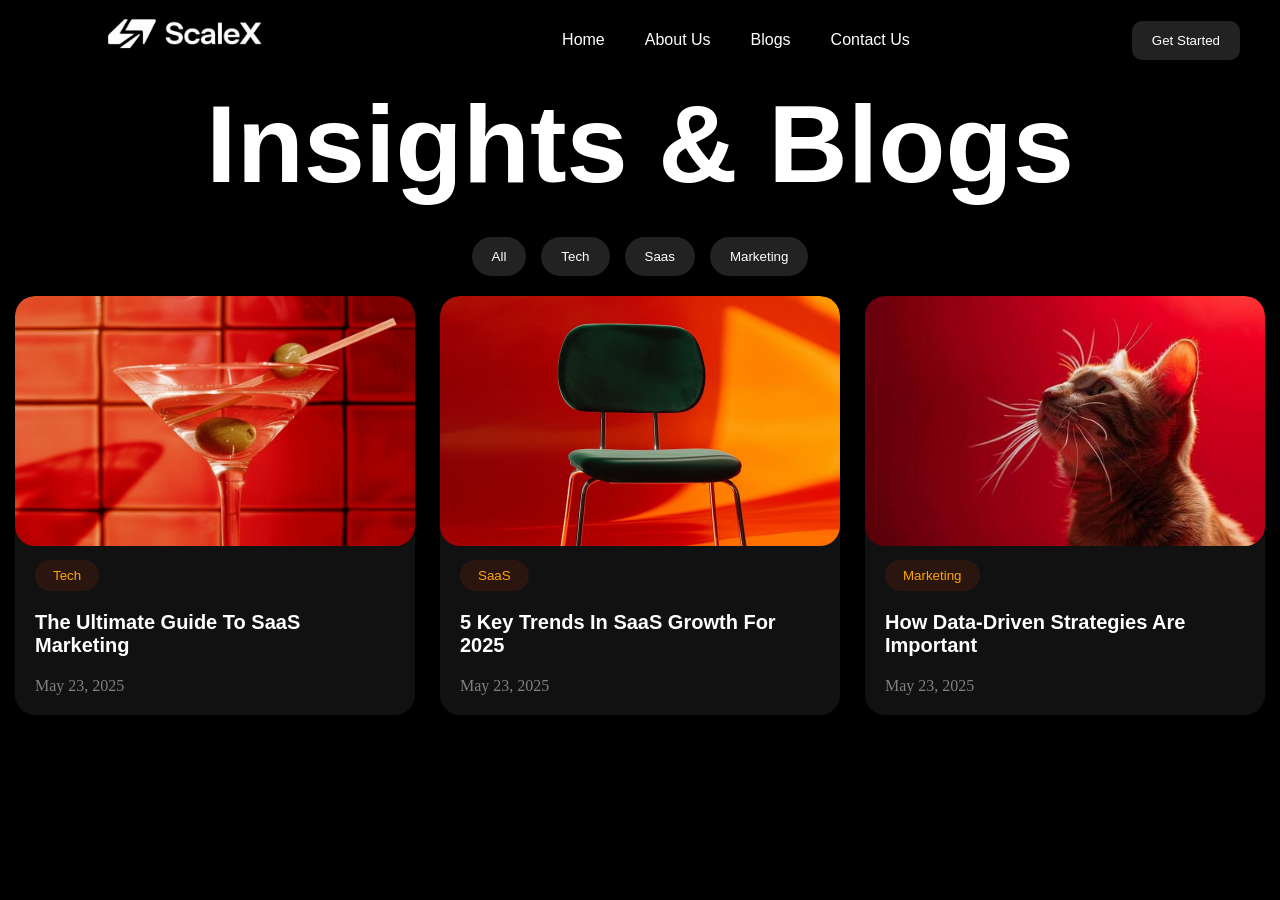
<file: task 1/index.html>
<!DOCTYPE html>
<html lang="en">
<head>
    <meta charset="UTF-8">
    <meta name="viewport" content="width=device-width, initial-scale=1.0">
    <title>Document</title>
    <link rel="stylesheet" href="style.css">
</head>
<body>
    <main>
        <header>
            <div class="part1"><img src="logo.png" alt="image not found" id="img1"></div>
            <div class="part2">
                <p>Home</p>
                <p>About Us</p>
                <p>Blogs</p>
                <p>Contact Us</p>
            </div>
            <div class="part3">
                <button id="btn1">Get Started</button>
            </div>
        </header>

        <section class="hero">
            <h1>Insights & Blogs</h1>
        </section>

        <section class="filters">
            <button id="btn2">All</button>
            <button id="btn2">Tech</button>
            <button id="btn2">Saas</button>
            <button id="btn2">Marketing</button>
        </section>

        <section class="blogs">

    <div class="card">
        <img src="box1pic.jpeg" alt="">

        <button>Tech</button>

        <h2>The Ultimate Guide To SaaS Marketing</h2>

        <p>May 23, 2025</p>
    </div>


    <div class="card">
        <img src="box2 pic.jpeg" alt="">

        <button>SaaS</button>

        <h2>5 Key Trends In SaaS Growth For 2025</h2>

        <p>May 23, 2025</p>
    </div>


    <div class="card">
        <img src="box3 pic.jpeg" alt="">

        <button>Marketing</button>

        <h2>How Data-Driven Strategies Are Important</h2>

        <p>May 23, 2025</p>
    </div>

</section>

    </main>
    
</body>
</html>
</file>
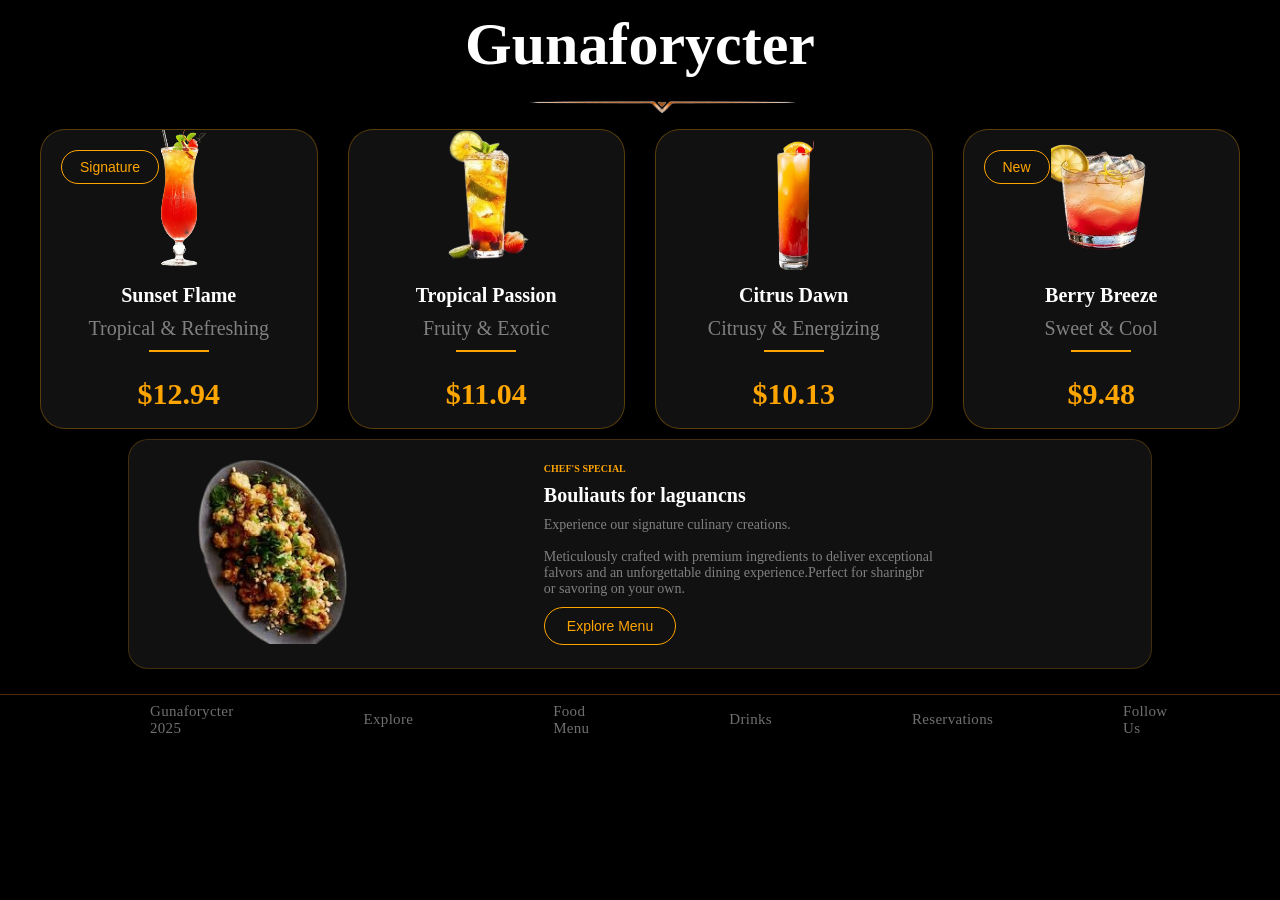
<file: task 2/index.html>
<!DOCTYPE html>
<html lang="en">
<head>
    <meta charset="UTF-8">
    <meta name="viewport" content="width=device-width, initial-scale=1.0">
    <title>Document</title>
    <link rel="stylesheet" href="style.css">
    
</head>
<body>
    <main>
    <header>
       <h1>Gunaforycter</h1>
       <img src="logo1.png" alt="" id="img0">

    </header>
    <section class="drinks">

    <!-- CARD 1 -->
    <div class="card">
        <img id="img1" src="drink1.png" alt="">

        <button><i class="ri-star-s-fill"></i>Signature</button>

        <h2>Sunset Flame</h2>

        <p>Tropical & Refreshing</p>
         <div class="line"></div>

        <h3>$12.94</h3>
    </div>

    <!-- CARD 2 -->
    <div class="card">
        <img id="img1" src="drink2.png" alt="">

        <h2>Tropical Passion</h2>

        <p>Fruity & Exotic</p>
         <div class="line"></div>

        <h3>$11.04</h3>
    </div>

    <!-- CARD 3 -->
    <div class="card">
        <img id="img1" src="drink3.png" alt="">

        <h2>Citrus Dawn</h2>

        <p>Citrusy & Energizing</p>
         <div class="line"></div>

        <h3>$10.13</h3>
    </div>

    <!-- CARD 4 -->
    <div class="card">
        <img id="img1" src="drink4.png" alt="">

        <button><i class="ri-circle-fill"></i>New</button>

        <h2>Berry Breeze</h2>

        <p>Sweet & Cool</p>
         <div class="line"></div>

        <h3>$9.48</h3>
    </div>

</section>

    <section class="special">
        <div class="left-image">
            <img src="food3.png" alt="">
        </div>
        <div class="right-content">
            <h3>CHEF'S SPECIAL</h3>
            <h2>Bouliauts for laguancns</h2>
            <p>
                Experience our signature culinary creations. <br />
          <br />
          Meticulously crafted with premium ingredients to deliver exceptional
          <br />
          falvors and an unforgettable dining experience.Perfect for sharingbr
          <br>or savoring on your own.
            </p>
            <button>Explore Menu </button>
        </div>
    </section>

    <footer>
        <div class="left">
        <p>Gunaforycter 2025</p>
      </div>
      <div class="center">
        <p>Explore</p>
        <i class="ri-circle-fill"></i>
        <p>Food Menu</p>
        <i class="ri-circle-fill"></i>
        <p>Drinks</p>
        <i class="ri-circle-fill"></i>
        <p>Reservations</p>
      </div>
      <div class="right">
        <p>Follow Us</p>
       <button> <i class="ri-instagram-line"></i></button>
        <button> <i class="ri-facebook-fill"></i></button>
        <button> <i class="ri-twitter-fill"></i></button>

    
    </footer>

    </main>
    
</body>
</html>
</file>
<file: task 1/style.css>
*{
    margin: 0;
    padding: 0;
    box-sizing: border-box;
}

html,body{
    height: 100%;
    width: 100%;
}

main{
    height: 100%;
    width: 100%;
    background-color: black;
}

header{
    height: 80px;
    width: 100%;
    background-color: black;
    display: flex;
    align-items: center;
    justify-content: space-between;
    padding: 0 40px;
}

#img1{
    height: 300px;
    width: 300px;
    object-fit: contain;
}

.part2{
    display: flex;
    gap: 40px;
    color: white;
    font-family: sans-serif;
    /* margin-left: 5px; */
}

#btn1{
    padding: 12px 20px;
    border-radius: 10px;
    border: none;
    background-color: #222;
    color: white;
    font-family: sans-serif;
}
h1{
    /* padding-top: 10px; */
    font-size: 110px;
    text-align: center;
    color: white;
    font-family: sans-serif;
}
.filters{
    display: flex;
    align-items: center;
    justify-content: center;
    gap: 15px;
    margin-top: 30px;
}
#btn2{
    padding: 12px 20px;
    border-radius: 20px;
    border: none;
    background-color: #222;
    color: white;
    font-family: sans-serif;
    
}
#btn2:hover{
    background-color: rgb(224, 45, 13);
}

.blogs{
    width: 100%;
    display: flex;
    justify-content: center;
    gap: 25px;
    margin-top: 20px;
}

.card{
    width: 400px;
    background-color: #111;
    border-radius: 20px;
    overflow: hidden;
    padding-bottom: 20px;
}

.card img{
    width: 100%;
    height: 250px;
    object-fit: cover;
    border-radius: 20px;
}

.card button{
    margin-top: 10px;
    margin-left: 20px;
    padding: 8px 18px;
    border: none;
    border-radius: 20px;
    background-color: #2a160f;
    color: orange;
    font-family: sans-serif;
}

.card h2{
    color: white;
    margin: 20px;
    font-size: 20px;
    font-family: sans-serif;
}

.card p{
    color: gray;
    margin-left: 20px;
}
</file>
<file: task 2/style.css>
*{
    margin: 0;
    padding: 0;
    box-sizing: border-box;
}
html,body{
    height: 100%;
    width: 100%;
    background-color: black;
}
main{
    height: 100%;
    width: 100%;
    
}
header{
    text-align: center;
    padding: 10px 0;
}

header h1{
    font-size: 60px;
    color: white;
}
#img0{
    width: 300px;
    margin-top: -10px;
    position: absolute;
    left: 40%;
    
}
body{
    background-color: black;
    font-family: serif;
}

/* DRINK SECTION */

.drinks{
    display: flex;
    justify-content: center;
    gap: 30px;

    padding: 0 40px;
    margin-top: 40px;
}

/* CARD DESIGN */

.card{
    width: 280px;
    height: 300px;

    background: #111;

    border-radius: 25px;

    border: 1px solid rgba(255,165,0,0.3);

    text-align: center;

    padding: 20px;

    position: relative;

    overflow: hidden;

    transition: 0.3s;
}

/* ORANGE GLOW EFFECT */

.card:hover{
    transform: translateY(-10px);

    border: 1px solid orange;

    box-shadow:
    0 0 10px rgba(255,165,0,0.4),
    0 0 30px rgba(255,165,0,0.2);
}

/* IMAGE */

.card img{
    width: 100px;
    height: 150px;
    
    position: relative;

    top: -30px;
}

/* BUTTON */

.card button{
    position: absolute;

    top: 20px;
    left: 20px;

    background: transparent;

    color: orange;

    border: 1px solid orange;

    border-radius: 20px;

    padding: 8px 18px;

    font-size: 14px;
}

/* TITLE */

.card h2{
    color: white;

    font-size: 20px;

    margin-top: -20px;

    margin-bottom: 10px;
}

/* DESCRIPTION */

.card p{
    color: gray;

    font-size: 20px;

    margin-bottom: 10px;
}

/* SMALL ORANGE LINE */

.card .line{
    width: 60px;
    height: 2px;

    background: orange;

    margin: auto;

    margin-bottom: 25px;
}

/* PRICE */

.card h3{
    color: orange;

    font-size: 30px;
}

.special{
    width: 80%;
    margin: 25px auto;
    background-color: #111;

    border: 1px solid rgba(255,165,0,0.2);

    border-radius: 20px;

    margin-top: 10px;

    padding: 20px 30px;

    display: flex;
    justify-content: space-between;
    align-items: center;

    overflow: hidden;
}

/* LEFT IMAGE */

.left-image{
    width: 35%;
}

.left-image img{
    width: 100%;

    max-width: 230px;
}

/* RIGHT CONTENT */

.right-content{
    width: 60%;

    color: white;
}

/* SMALL HEADING */

.right-content h3{
    color: orange;

    /* letter-spacing: 3px; */

    font-size: 10px;

    margin-bottom: 10px;
}

/* MAIN HEADING */

.right-content h2{
    font-size: 20px;

    margin-bottom: 10px;
}

/* PARAGRAPH */

.right-content p{
    color: gray;

    font-size: 14px;

    /* line-height: 24px; */

    margin-bottom: 10px;
}

/* BUTTON */

.right-content button{
    background: transparent;

    color: orange;

    border: 1px solid orange;

    padding: 10px 22px;

    border-radius: 30px;

    font-size: 14px;

    cursor: pointer;
}
footer{
    height: 50px;
    width: 100%;
    display: flex;
    align-items: center;
    justify-content: space-between;
    margin-top: 10px;
    border-top: 1px solid #552C0F;
    padding: 0 20px ;
}
footer p{
    font-size: 15px;
    font-weight: 300;
    letter-spacing: 0.3px;
    color : #716F6F;
    padding-left: 130px;
} 
footer .center{
    display: flex;
    align-items: center;
    justify-content: space-between;
    gap: 5px;
    /* width: 50%; */
}
.ri-circle-fill{
    color: #A56334;
    font-size: 5px;
}
footer .right{
    display: flex;
    align-items: center;
    justify-content: center;
    gap: 10px;
    padding-right: 130px;
}
footer .right button{
    color: #A56334;
    font-size: 15px;
    border-radius: 50%;
    background-color: transparent;
    border: none;
}
.ri-circle-fill:first-child{
    color: #fa6c07;
    font-size: 10px;
}
</file>
